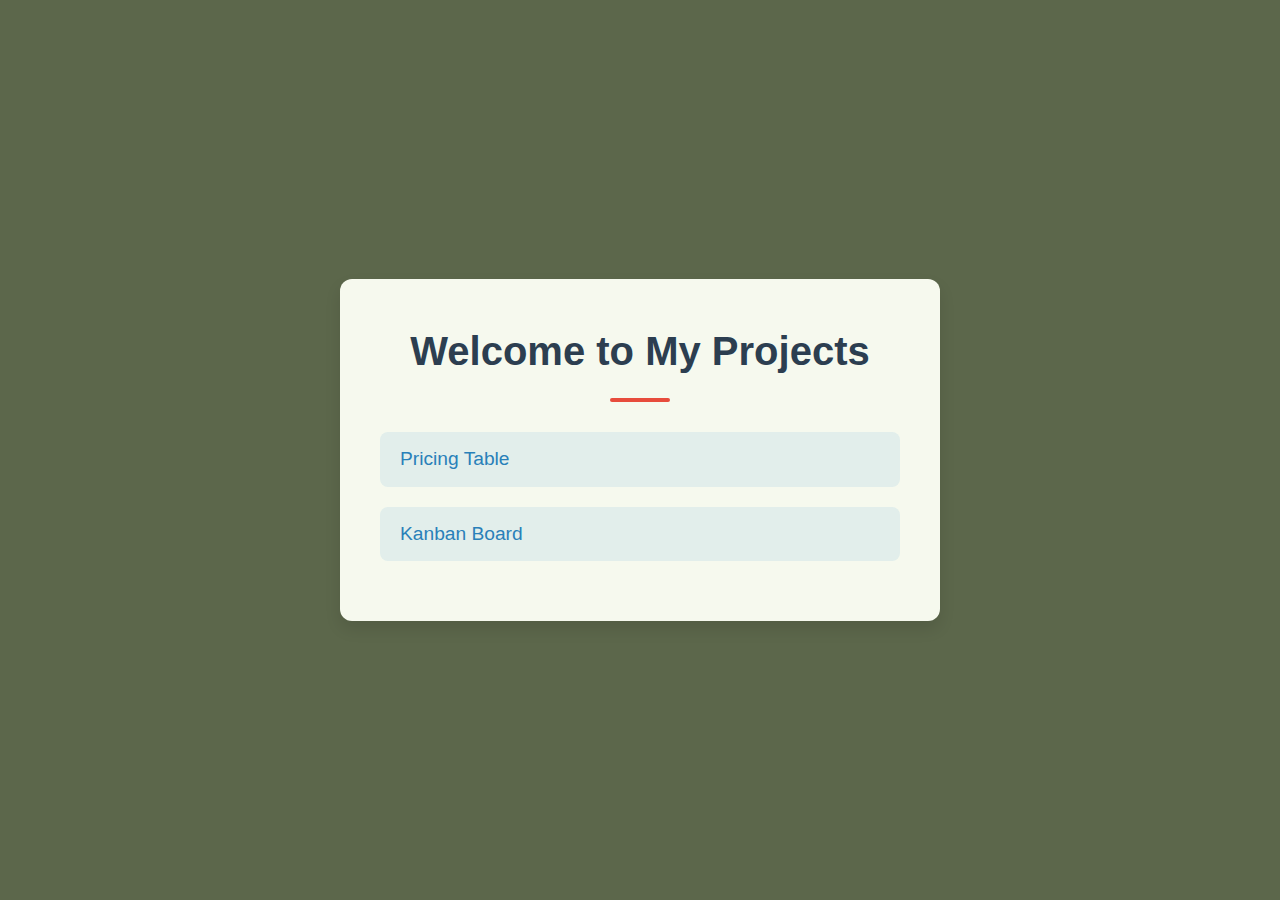
<file: index.html>
<!DOCTYPE html>
<html lang="en">
<head>
    <meta charset="UTF-8">
    <meta name="viewport" content="width=device-width, initial-scale=1.0">
    <title>Professional Navigation</title>
    <link rel="stylesheet" href="style.css">
</head>
<body>
    <div class="container">
        <h1>Welcome to My Projects</h1>
        <ul>
            <li><a href="q1.html" class="animated-link">Pricing Table</a></li>
            <li><a href="q2.html" class="animated-link">Kanban Board</a></li>

            
        </ul>
    </div>
</body>
</html>
</file>
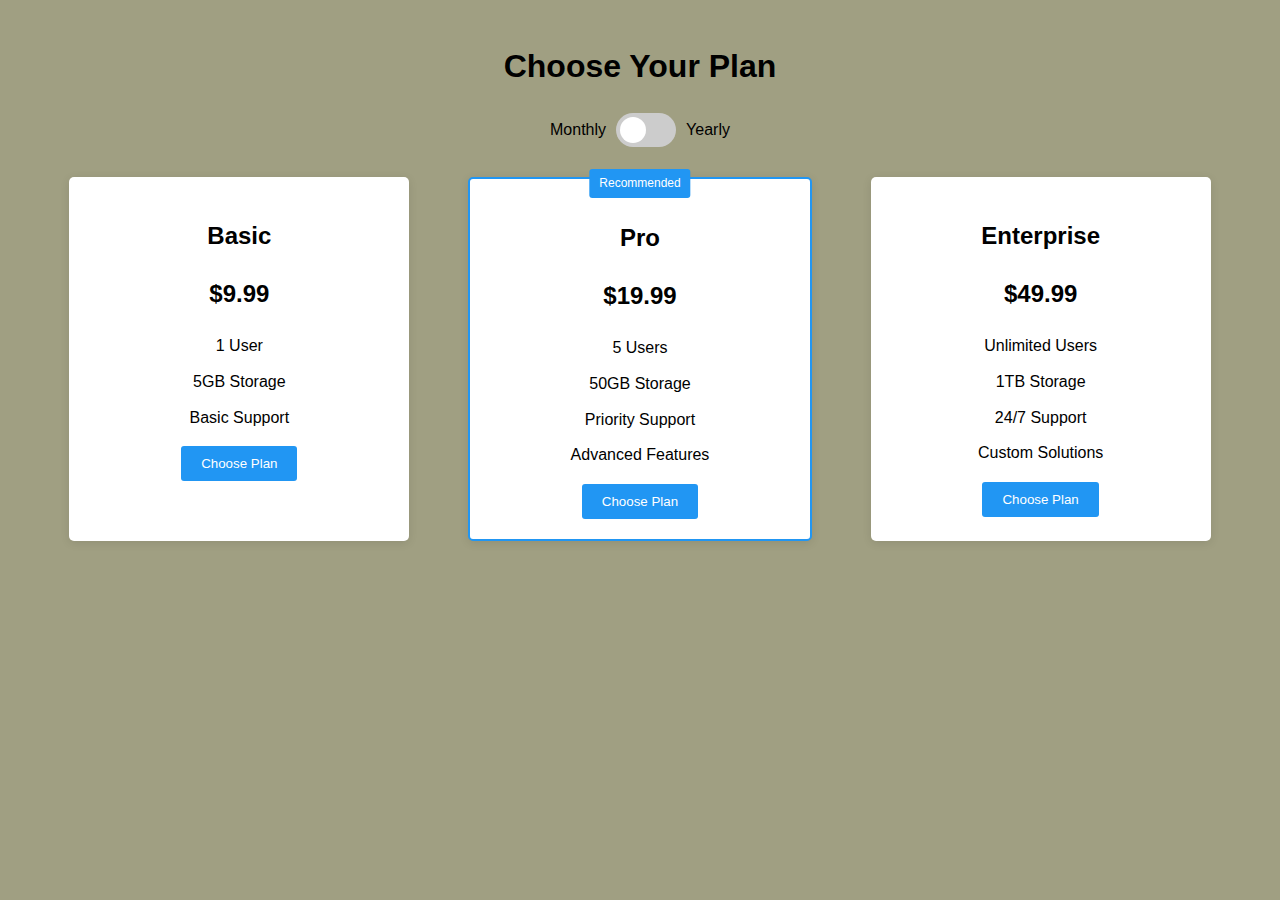
<file: q1.html>
<!DOCTYPE html>
<html lang="en">
<head>
    <meta charset="UTF-8">
    <meta name="viewport" content="width=device-width, initial-scale=1.0">
    <title>Pricing Table</title>
    <link rel="stylesheet" href="index.css">
</head>
<body>
    <div class="pricing-container">
        <h1>Choose Your Plan</h1>
        <div class="toggle">
            <span>Monthly</span>
            <label class="switch">
                <input type="checkbox" id="pricingToggle">
                <span class="slider round"></span>
            </label>
            <span>Yearly</span>
        </div>
        <div class="pricing-table">
            <div class="plan">
                <h2>Basic</h2>
                <p class="price" data-monthly="9.99" data-yearly="99.99">$<span>9.99</span></p>
                <ul>
                    <li>1 User</li>
                    <li>5GB Storage</li>
                    <li>Basic Support</li>
                </ul>
                <button>Choose Plan</button>
            </div>
            <div class="plan recommended">
                <h2>Pro</h2>
                <p class="price" data-monthly="19.99" data-yearly="199.99">$<span>19.99</span></p>
                <ul>
                    <li>5 Users</li>
                    <li>50GB Storage</li>
                    <li>Priority Support</li>
                    <li>Advanced Features</li>
                </ul>
                <button>Choose Plan</button>
            </div>
            <div class="plan">
                <h2>Enterprise</h2>
                <p class="price" data-monthly="49.99" data-yearly="499.99">$<span>49.99</span></p>
                <ul>
                    <li>Unlimited Users</li>
                    <li>1TB Storage</li>
                    <li>24/7 Support</li>
                    <li>Custom Solutions</li>
                </ul>
                <button>Choose Plan</button>
            </div>
        </div>
    </div>
    <script src="index.js"></script>
</body>
</html>
</file>
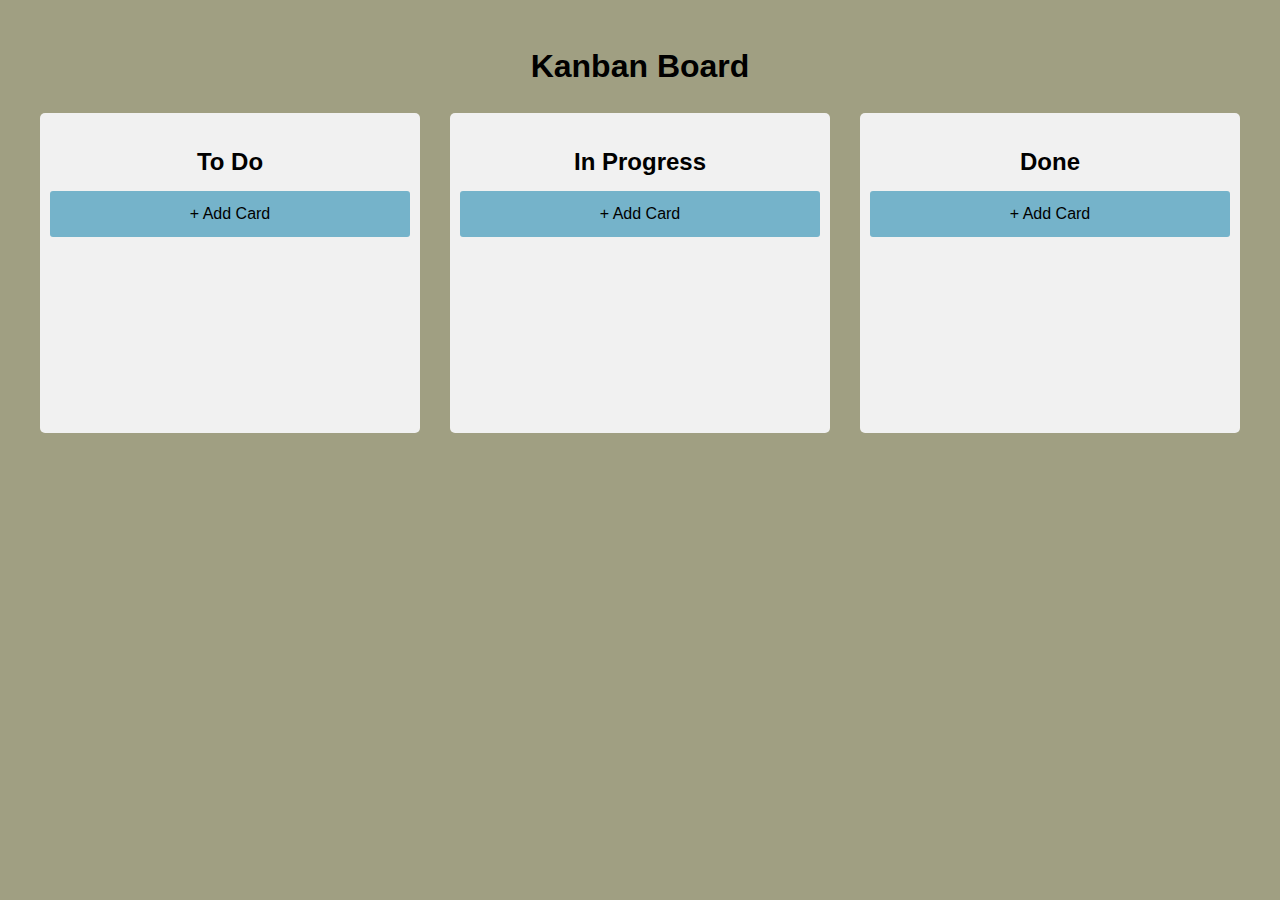
<file: q2.html>
<!DOCTYPE html>
<html lang="en">
<head>
    <meta charset="UTF-8">
    <meta name="viewport" content="width=device-width, initial-scale=1.0">
    <title>Kanban Board</title>
    <link rel="stylesheet" href="index.css">
</head>
<body>
    <div class="kanban-container">
        <h1>Kanban Board</h1>
        <div class="kanban-board">
            <div class="column" id="todo">
                <h2>To Do</h2>
                <div class="add-card" data-column="todo">+ Add Card</div>
            </div>
            <div class="column" id="in-progress">
                <h2>In Progress</h2>
                <div class="add-card" data-column="in-progress">+ Add Card</div>
            </div>
            <div class="column" id="done">
                <h2>Done</h2>
                <div class="add-card" data-column="done">+ Add Card</div>
            </div>
        </div>
    </div>
    <div class="modal" id="editModal">
        <div class="modal-content">
            <h2>Edit Card</h2>
            <input type="text" id="cardTitle" placeholder="Card Title">
            <select id="cardLabel">
                <option value="">No Label</option>
                <option value="low">Low Priority</option>
                <option value="medium">Medium Priority</option>
                <option value="high">High Priority</option>
            </select>
            <textarea id="cardDescription" placeholder="Card Description"></textarea>
            <button id="saveCard">Save</button>
            <button id="closeModal">Cancel</button>
        </div>
    </div>
    <script src="index.js"></script>
</body>
</html>
</file>
<file: style.css>
:root {
    --primary-color: #3498db;
    --secondary-color: #2c3e50;
    --accent-color: #e74c3c;
    --background-color: #5c674b;
    --text-color: #34495e;
    --link-color: #2980b9;
    --link-hover-color: #e67e22;
    --card-background: #f6f9ee;
    --animation-duration: 0.3s;
  }
  
  * {
    margin: 0;
    padding: 0;
    box-sizing: border-box;
  }
  
  body {
    font-family: 'Segoe UI', Tahoma, Geneva, Verdana, sans-serif;
    background-color: var(--background-color);
    color: var(--text-color);
    line-height: 1.6;
    display: flex;
    justify-content: center;
    align-items: center;
    min-height: 100vh;
    padding: 20px;
  }
  
  .container {
    background-color: var(--card-background);
    border-radius: 12px;
    box-shadow: 0 8px 16px rgba(0, 0, 0, 0.1);
    padding: 40px;
    max-width: 600px;
    width: 100%;
  }
  
  h1 {
    color: var(--secondary-color);
    text-align: center;
    margin-bottom: 30px;
    font-size: 2.5rem;
    position: relative;
    font-weight: 600;
  }
  
  h1::after {
    content: '';
    display: block;
    width: 60px;
    height: 4px;
    background-color: var(--accent-color);
    margin: 15px auto 0;
    border-radius: 2px;
  }
  
  ul {
    list-style-type: none;
  }
  
  li {
    margin-bottom: 20px;
  }
  
  .animated-link {
    display: block;
    color: var(--link-color);
    text-decoration: none;
    font-size: 1.2rem;
    padding: 12px 20px;
    border-radius: 8px;
    transition: all var(--animation-duration) ease;
    position: relative;
    overflow: hidden;
    background-color: rgba(52, 152, 219, 0.1);
  }
  
  .animated-link::before {
    content: '';
    position: absolute;
    left: 0;
    bottom: 0;
    width: 100%;
    height: 3px;
    background-color: var(--link-hover-color);
    transform: translateX(-100%);
    transition: transform var(--animation-duration) ease;
  }
  
  .animated-link:hover {
    color: var(--link-hover-color);
    background-color: rgba(52, 152, 219, 0.2);
    transform: translateY(-3px);
    box-shadow: 0 4px 8px rgba(0, 0, 0, 0.1);
  }
  
  .animated-link:hover::before {
    transform: translateX(0);
  }
  
  @media (max-width: 480px) {
    .container {
      padding: 30px;
    }
  
    h1 {
      font-size: 2rem;
    }
  
    .animated-link {
      font-size: 1.1rem;
      padding: 10px 15px;
    }
  }
  
  @keyframes fadeIn {
    from {
      opacity: 0;
      transform: translateY(20px);
    }
    to {
      opacity: 1;
      transform: translateY(0);
    }
  }
  
  .container {
    animation: fadeIn 0.6s ease-out;
  }
  
  .animated-link {
    animation: fadeIn 0.6s ease-out;
    animation-fill-mode: both;
  }
  
  .animated-link:nth-child(1) {
    animation-delay: 0.2s;
  }
  
  .animated-link:nth-child(2) {
    animation-delay: 0.4s;
  }
</file>
<file: index.css>
/* General Styles */
body {
    font-family: Arial, sans-serif;
    line-height: 1.6;
    margin: 0;
    padding: 0;
    background-color: #83825cc3;
}

h1 {
    text-align: center;
    margin-bottom: 20px;
}

/* Pricing Table Styles */
.pricing-container {
    max-width: 1200px;
    margin: 0 auto;
    padding: 20px;
}

.toggle {
    display: flex;
    justify-content: center;
    align-items: center;
    margin-bottom: 20px;
}

.switch {
    position: relative;
    display: inline-block;
    width: 60px;
    height: 34px;
    margin: 0 10px;
}

.switch input {
    opacity: 0;
    width: 0;
    height: 0;
}

.slider {
    position: absolute;
    cursor: pointer;
    top: 0;
    left: 0;
    right: 0;
    bottom: 0;
    background-color: #ccc;
    transition: .4s;
}

.slider:before {
    position: absolute;
    content: "";
    height: 26px;
    width: 26px;
    left: 4px;
    bottom: 4px;
    background-color: white;
    transition: .4s;
}

input:checked + .slider {
    background-color: #2196F3;
}

input:checked + .slider:before {
    transform: translateX(26px);
}

.slider.round {
    border-radius: 34px;
}

.slider.round:before {
    border-radius: 50%;
}

.pricing-table {
    display: flex;
    justify-content: space-around;
    flex-wrap: wrap;
}

.plan {
    background-color: #fff;
    border-radius: 5px;
    box-shadow: 0 2px 10px rgba(0, 0, 0, 0.1);
    padding: 20px;
    margin: 10px;
    width: 300px;
    text-align: center;
    transition: transform 0.3s ease;
}

.plan:hover {
    transform: translateY(-5px);
}

.plan.recommended {
    border: 2px solid #2196F3;
    position: relative;
}

.plan.recommended::before {
    content: "Recommended";
    position: absolute;
    top: -10px;
    left: 50%;
    transform: translateX(-50%);
    background-color: #2196F3;
    color: #fff;
    padding: 5px 10px;
    border-radius: 3px;
    font-size: 12px;
}

.price {
    font-size: 24px;
    font-weight: bold;
    margin: 20px 0;
}

.plan ul {
    list-style-type: none;
    padding: 0;
}

.plan li {
    margin-bottom: 10px;
}

.plan button {
    background-color: #2196F3;
    border: none;
    color: #fff;
    padding: 10px 20px;
    border-radius: 3px;
    cursor: pointer;
    transition: background-color 0.3s ease;
}

.plan button:hover {
    background-color: #1976D2;
}

/* Kanban Board Styles */
.kanban-container {
    max-width: 1200px;
    margin: 0 auto;
    padding: 20px;
}

.kanban-board {
    display: flex;
    justify-content: space-between;
    gap: 20px;
}

.column {
    background-color: #f1f1f1;
    border-radius: 5px;
    padding: 10px;
    width: 30%;
    min-height: 300px;
}

.column h2 {
    text-align: center;
    margin-bottom: 10px;
}

.card {
    background-color: #477494;
    border-radius: 3px;
    padding: 10px;
    margin-bottom: 10px;
    cursor: move;
    box-shadow: 0 1px 3px rgba(0, 0, 0, 0.12);
}

.card[data-label="low"] {
    border-left: 5px solid #4CAF50;
}

.card[data-label="medium"] {
    border-left: 5px solid #FFC107;
}

.card[data-label="high"] {
    border-left: 5px solid #F44336;
}

.add-card {
    text-align: center;
    padding: 10px;
    background-color: #75b3ca;
    border-radius: 3px;
    cursor: pointer;
}

.modal {
    display: none;
    position: fixed;
    z-index: 1;
    left: 0;
    top: 0;
    width: 100%;
    height: 100%;
    background-color: rgba(0, 0, 0, 0.5);
}

.modal-content {
    background-color: #fff;
    margin: 15% auto;
    padding: 20px;
    border-radius: 5px;
    width: 50%;
    max-width: 500px;
}

.modal-content h2 {
    margin-top: 0;
}

.modal-content input,
.modal-content select,
.modal-content textarea {
    width: 100%;
    padding: 10px;
    margin-bottom: 10px;
    border: 1px solid #ccc;
    border-radius: 3px;
}

.modal-content button {
    background-color: #2196F3;
    border: none;
    color: #fff;
    padding: 10px 20px;
    border-radius: 3px;
    cursor: pointer;
    margin-right: 10px;
}

.modal-content button:hover {
    background-color: #1976D2;
}

/* Responsive Design */
@media (max-width: 768px) {
    .pricing-table,
    .kanban-board {
        flex-direction: column;
    }

    .plan,
    .column {
        width: 100%;
        margin-bottom: 20px;
    }
}
</file>
